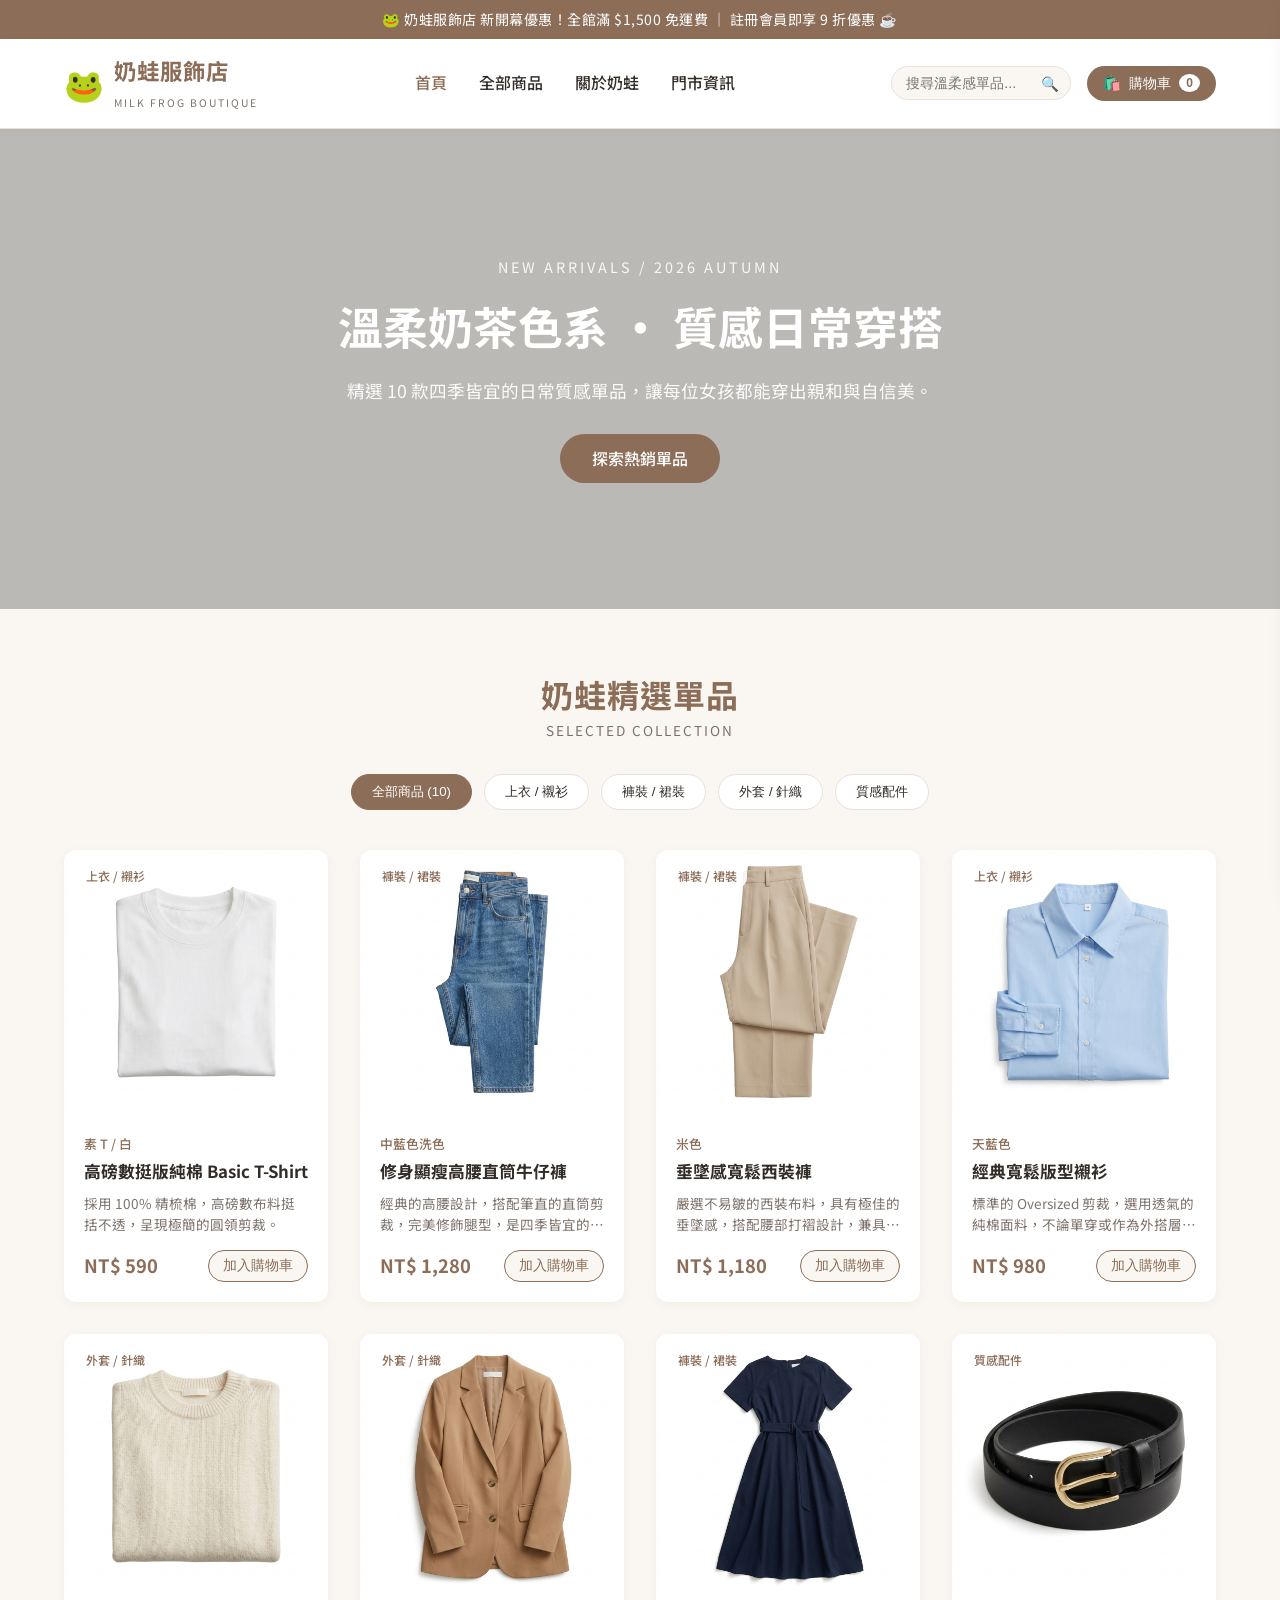
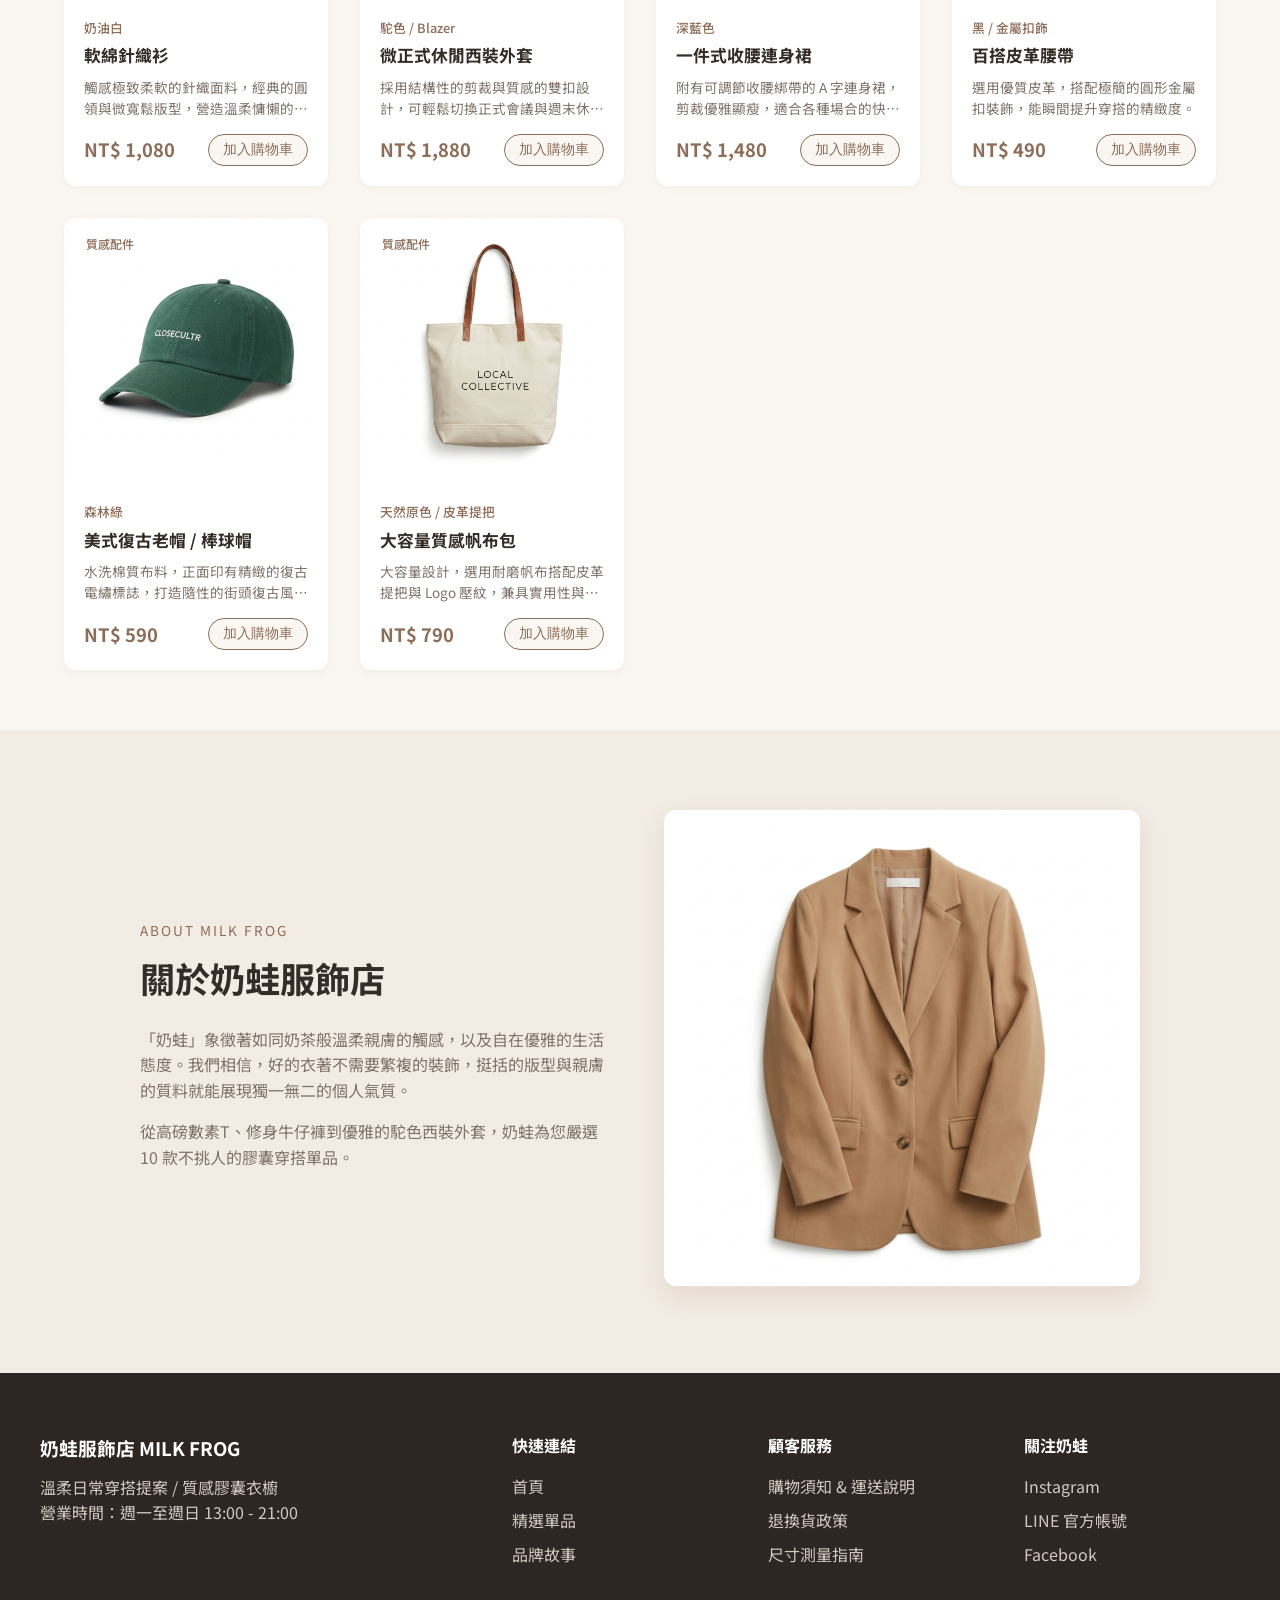
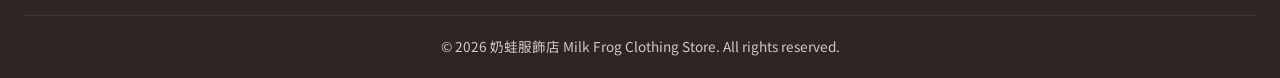
<file: bbcom/index.html>
<!DOCTYPE html>
<html lang="zh-TW">
<head>
  <meta charset="UTF-8">
  <meta name="viewport" content="width=device-width, initial-scale=1.0">
  <title>奶蛙服飾店 | Milk Frog Clothing Store</title>
  <link rel="preconnect" href="https://fonts.googleapis.com">
  <link rel="preconnect" href="https://fonts.gstatic.com" crossorigin>
  <link href="https://fonts.googleapis.com/css2?family=Noto+Sans+TC:wght@300;400;500;700&family=Playfair+Display:ital,wght@0,500;0,600;1,400&display=swap" rel="stylesheet">
  <link rel="stylesheet" href="styles.css">
</head>
<body>

  <!-- Top Announcement Bar -->
  <div class="announcement-bar">
    <p>🐸 奶蛙服飾店 新開幕優惠！全館滿 $1,500 免運費 ｜ 註冊會員即享 9 折優惠 ☕</p>
  </div>

  <!-- Header Navigation -->
  <header class="navbar">
    <div class="nav-container">
      <a href="#" class="brand-logo">
        <span class="logo-icon">🐸</span>
        <div class="logo-text">
          <span class="brand-name">奶蛙服飾店</span>
          <span class="brand-sub">MILK FROG BOUTIQUE</span>
        </div>
      </a>

      <nav class="nav-links">
        <a href="#hero" class="active">首頁</a>
        <a href="#products">全部商品</a>
        <a href="#about">關於奶蛙</a>
        <a href="#contact">門市資訊</a>
      </nav>

      <div class="nav-actions">
        <div class="search-box">
          <input type="text" id="searchInput" placeholder="搜尋溫柔感單品..." onkeyup="filterProducts()">
          <span class="search-icon">🔍</span>
        </div>
        <button class="cart-btn" onclick="toggleCart()">
          <span class="cart-icon">🛍️</span>
          <span class="cart-text">購物車</span>
          <span class="cart-badge" id="cartCount">0</span>
        </button>
      </div>
    </div>
  </header>

  <!-- Hero Banner -->
  <section id="hero" class="hero-section">
    <div class="hero-content">
      <span class="hero-subtitle">NEW ARRIVALS / 2026 AUTUMN</span>
      <h1>溫柔奶茶色系 · 質感日常穿搭</h1>
      <p>精選 10 款四季皆宜的日常質感單品，讓每位女孩都能穿出親和與自信美。</p>
      <a href="#products" class="btn-primary">探索熱銷單品</a>
    </div>
  </section>

  <!-- Main Product Section -->
  <main id="products" class="main-container">
    <div class="section-title">
      <h2>奶蛙精選單品</h2>
      <p>SELECTED COLLECTION</p>
    </div>

    <!-- Category Filters -->
    <div class="category-filter">
      <button class="filter-btn active" onclick="filterCategory('all')">全部商品 (10)</button>
      <button class="filter-btn" onclick="filterCategory('top')">上衣 / 襯衫</button>
      <button class="filter-btn" onclick="filterCategory('bottom')">褲裝 / 裙裝</button>
      <button class="filter-btn" onclick="filterCategory('outer')">外套 / 針織</button>
      <button class="filter-btn" onclick="filterCategory('acc')">質感配件</button>
    </div>

    <!-- Product Grid -->
    <div class="product-grid" id="productGrid">
      <!-- 產品會由 JavaScript 自動生成 -->
    </div>
  </main>

  <!-- About Section -->
  <section id="about" class="about-section">
    <div class="about-container">
      <div class="about-text">
        <span class="sub-heading">ABOUT MILK FROG</span>
        <h2>關於奶蛙服飾店</h2>
        <p>「奶蛙」象徵著如同奶茶般溫柔親膚的觸感，以及自在優雅的生活態度。我們相信，好的衣著不需要繁複的裝飾，挺括的版型與親膚的質料就能展現獨一無二的個人氣質。</p>
        <p>從高磅數素T、修身牛仔褲到優雅的駝色西裝外套，奶蛙為您嚴選 10 款不挑人的膠囊穿搭單品。</p>
      </div>
      <div class="about-image">
        <img src="images/06.jpg" onerror="this.src='https://images.unsplash.com/photo-1515886657613-9f3515b0c78f?w=800&q=80'" alt="奶蛙服飾店 形象圖">
      </div>
    </div>
  </section>

  <!-- Footer -->
  <footer id="contact" class="footer">
    <div class="footer-container">
      <div class="footer-col">
        <h3>奶蛙服飾店 MILK FROG</h3>
        <p>溫柔日常穿搭提案 / 質感膠囊衣櫥</p>
        <p>營業時間：週一至週日 13:00 - 21:00</p>
      </div>
      <div class="footer-col">
        <h4>快速連結</h4>
        <ul>
          <li><a href="#hero">首頁</a></li>
          <li><a href="#products">精選單品</a></li>
          <li><a href="#about">品牌故事</a></li>
        </ul>
      </div>
      <div class="footer-col">
        <h4>顧客服務</h4>
        <ul>
          <li><a href="#">購物須知 & 運送說明</a></li>
          <li><a href="#">退換貨政策</a></li>
          <li><a href="#">尺寸測量指南</a></li>
        </ul>
      </div>
      <div class="footer-col">
        <h4>關注奶蛙</h4>
        <div class="social-links">
          <a href="#">Instagram</a>
          <a href="#">LINE 官方帳號</a>
          <a href="#">Facebook</a>
        </div>
      </div>
    </div>
    <div class="footer-bottom">
      <p>&copy; 2026 奶蛙服飾店 Milk Frog Clothing Store. All rights reserved.</p>
    </div>
  </footer>

  <!-- Slide Cart Drawer -->
  <div class="cart-drawer" id="cartDrawer">
    <div class="cart-header">
      <h3>您的購物車 🛍️</h3>
      <button class="close-btn" onclick="toggleCart()">&times;</button>
    </div>
    <div class="cart-body" id="cartItems">
      <p class="empty-cart-msg">購物車目前是空的喔，快去選購喜歡的商品吧！</p>
    </div>
    <div class="cart-footer">
      <div class="cart-total">
        <span>小計：</span>
        <span id="cartTotalPrice" class="total-price">NT$ 0</span>
      </div>
      <button class="btn-checkout" onclick="checkout()">前往結帳</button>
    </div>
  </div>
  <div class="cart-overlay" id="cartOverlay" onclick="toggleCart()"></div>

  <!-- Product Modal -->
  <div class="modal" id="productModal">
    <div class="modal-content">
      <button class="modal-close" onclick="closeModal()">&times;</button>
      <div class="modal-body" id="modalBody">
        <!-- 彈窗內容由 JavaScript 動態生成 -->
      </div>
    </div>
  </div>

  <script>
    // 10 個產品數據（已更新圖片路徑至 images/ 資料夾）
    const products = [
      {
        id: 1,
        code: "01",
        image: "images/01.jpg",
        fallback: "https://images.unsplash.com/photo-1521572267360-ee0c2909d518?w=800&q=80",
        name: "高磅數挺版純棉 Basic T-Shirt",
        color: "素 T / 白",
        category: "top",
        categoryName: "上衣 / 襯衫",
        price: 590,
        desc: "採用 100% 精梳棉，高磅數布料挺括不透，呈現極簡的圓領剪裁。"
      },
      {
        id: 2,
        code: "02",
        image: "images/02.jpg",
        fallback: "https://images.unsplash.com/photo-1541099649105-f69ad21f3246?w=800&q=80",
        name: "修身顯瘦高腰直筒牛仔褲",
        color: "中藍色洗色",
        category: "bottom",
        categoryName: "褲裝 / 裙裝",
        price: 1280,
        desc: "經典的高腰設計，搭配筆直的直筒剪裁，完美修飾腿型，是四季皆宜的必備單品。"
      },
      {
        id: 3,
        code: "03",
        image: "images/03.jpg",
        fallback: "https://images.unsplash.com/photo-1594633312681-425c7b97ccd1?w=800&q=80",
        name: "垂墜感寬鬆西裝褲",
        color: "米色",
        category: "bottom",
        categoryName: "褲裝 / 裙裝",
        price: 1180,
        desc: "嚴選不易皺的西裝布料，具有極佳的垂墜感，搭配腰部打褶設計，兼具正式與休閒感。"
      },
      {
        id: 4,
        code: "04",
        image: "images/04.jpg",
        fallback: "https://images.unsplash.com/photo-1598033129183-c4f50c736f10?w=800&q=80",
        name: "經典寬鬆版型襯衫",
        color: "天藍色",
        category: "top",
        categoryName: "上衣 / 襯衫",
        price: 980,
        desc: "標準的 Oversized 剪裁，選用透氣的純棉面料，不論單穿或作為外搭層次都非常合適。"
      },
      {
        id: 5,
        code: "05",
        image: "images/05.jpg",
        fallback: "https://images.unsplash.com/photo-1576566588028-4147f3842f27?w=800&q=80",
        name: "軟綿針織衫",
        color: "奶油白",
        category: "outer",
        categoryName: "外套 / 針織",
        price: 1080,
        desc: "觸感極致柔軟的針織面料，經典的圓領與微寬鬆版型，營造溫柔慵懶的冬日氛圍。"
      },
      {
        id: 6,
        code: "06",
        image: "images/06.jpg",
        fallback: "https://images.unsplash.com/photo-1591047139829-d91aecb6caea?w=800&q=80",
        name: "微正式休閒西裝外套",
        color: "駝色 / Blazer",
        category: "outer",
        categoryName: "外套 / 針織",
        price: 1880,
        desc: "採用結構性的剪裁與質感的雙扣設計，可輕鬆切換正式會議與週末休閒造型。"
      },
      {
        id: 7,
        code: "07",
        image: "images/07.jpg",
        fallback: "https://images.unsplash.com/photo-1539109136881-3be0616acf4b?w=800&q=80",
        name: "一件式收腰連身裙",
        color: "深藍色",
        category: "bottom",
        categoryName: "褲裝 / 裙裝",
        price: 1480,
        desc: "附有可調節收腰綁帶的 A 字連身裙，剪裁優雅顯瘦，適合各種場合的快速穿搭。"
      },
      {
        id: 8,
        code: "08",
        image: "images/08.jpg",
        fallback: "https://images.unsplash.com/photo-1624222247344-550fb60583dc?w=800&q=80",
        name: "百搭皮革腰帶",
        color: "黑 / 金屬扣飾",
        category: "acc",
        categoryName: "質感配件",
        price: 490,
        desc: "選用優質皮革，搭配極簡的圓形金屬扣裝飾，能瞬間提升穿搭的精緻度。"
      },
      {
        id: 9,
        code: "09",
        image: "images/09.jpg",
        fallback: "https://images.unsplash.com/photo-1588850561407-ed78c282e89b?w=800&q=80",
        name: "美式復古老帽 / 棒球帽",
        color: "森林綠",
        category: "acc",
        categoryName: "質感配件",
        price: 590,
        desc: "水洗棉質布料，正面印有精緻的復古電繡標誌，打造隨性的街頭復古風格。"
      },
      {
        id: 10,
        code: "10",
        image: "images/10.jpg",
        fallback: "https://images.unsplash.com/photo-1544816155-12df9643f363?w=800&q=80",
        name: "大容量質感帆布包",
        color: "天然原色 / 皮革提把",
        category: "acc",
        categoryName: "質感配件",
        price: 790,
        desc: "大容量設計，選用耐磨帆布搭配皮革提把與 Logo 壓紋，兼具實用性與品牌質感。"
      }
    ];

    let cart = [];
    let currentCategory = 'all';

    // 初始化渲染
    document.addEventListener('DOMContentLoaded', () => {
      renderProducts(products);
    });

    // 渲染商品列表
    function renderProducts(items) {
      const grid = document.getElementById('productGrid');
      grid.innerHTML = '';

      if (items.length === 0) {
        grid.innerHTML = '<p style="grid-column: 1/-1; text-align: center; padding: 40px; color: #888;">沒有找到相關商品，嘗試搜尋其他關鍵字吧！</p>';
        return;
      }

      items.forEach(p => {
        const card = document.createElement('div');
        card.className = 'product-card';
        card.innerHTML = `
          <div class="product-img-wrapper" onclick="openModal(${p.id})">
            <span class="product-tag">${p.categoryName}</span>
            <img src="${p.image}" onerror="this.onerror=null; this.src='${p.fallback}';" alt="${p.name}">
          </div>
          <div class="product-info">
            <span class="product-color">${p.color}</span>
            <h3 class="product-title" onclick="openModal(${p.id})">${p.name}</h3>
            <p class="product-desc">${p.desc}</p>
            <div class="product-bottom">
              <span class="product-price">NT$ ${p.price.toLocaleString()}</span>
              <button class="add-cart-btn" onclick="addToCart(${p.id})">加入購物車</button>
            </div>
          </div>
        `;
        grid.appendChild(card);
      });
    }

    // 分類篩選
    function filterCategory(cat) {
      currentCategory = cat;
      document.querySelectorAll('.filter-btn').forEach(btn => btn.classList.remove('active'));
      event.target.classList.add('active');

      applyFilters();
    }

    // 搜尋與篩選邏輯
    function filterProducts() {
      applyFilters();
    }

    function applyFilters() {
      const query = document.getElementById('searchInput').value.toLowerCase().trim();
      let filtered = products;

      if (currentCategory !== 'all') {
        filtered = filtered.filter(p => p.category === currentCategory);
      }

      if (query !== '') {
        filtered = filtered.filter(p => 
          p.name.toLowerCase().includes(query) || 
          p.color.toLowerCase().includes(query) || 
          p.desc.toLowerCase().includes(query)
        );
      }

      renderProducts(filtered);
    }

    // 購物車功能
    function addToCart(productId) {
      const product = products.find(p => p.id === productId);
      const existing = cart.find(item => item.id === productId);

      if (existing) {
        existing.qty += 1;
      } else {
        cart.push({ ...product, qty: 1 });
      }

      updateCart();
      toggleCart(true); // 打開購物車
    }

    function updateCart() {
      const cartCount = document.getElementById('cartCount');
      const cartItems = document.getElementById('cartItems');
      const cartTotalPrice = document.getElementById('cartTotalPrice');

      const totalQty = cart.reduce((sum, item) => sum + item.qty, 0);
      const totalPrice = cart.reduce((sum, item) => sum + (item.price * item.qty), 0);

      cartCount.textContent = totalQty;
      cartTotalPrice.textContent = `NT$ ${totalPrice.toLocaleString()}`;

      if (cart.length === 0) {
        cartItems.innerHTML = '<p class="empty-cart-msg">購物車目前是空的喔，快去選購喜歡的商品吧！</p>';
        return;
      }

      cartItems.innerHTML = '';
      cart.forEach(item => {
        const cartItem = document.createElement('div');
        cartItem.className = 'cart-item';
        cartItem.innerHTML = `
          <img src="${item.image}" onerror="this.onerror=null; this.src='${item.fallback}';" alt="${item.name}">
          <div class="cart-item-details">
            <div class="cart-item-title">${item.name}</div>
            <div class="cart-item-color">${item.color}</div>
            <div class="cart-item-price">NT$ ${item.price.toLocaleString()}</div>
            <div class="cart-qty-control">
              <button onclick="changeQty(${item.id}, -1)">-</button>
              <span>${item.qty}</span>
              <button onclick="changeQty(${item.id}, 1)">+</button>
            </div>
          </div>
          <button class="remove-btn" onclick="removeFromCart(${item.id})">&times;</button>
        `;
        cartItems.appendChild(cartItem);
      });
    }

    function changeQty(id, delta) {
      const item = cart.find(i => i.id === id);
      if (!item) return;

      item.qty += delta;
      if (item.qty <= 0) {
        removeFromCart(id);
      } else {
        updateCart();
      }
    }

    function removeFromCart(id) {
      cart = cart.filter(i => i.id !== id);
      updateCart();
    }

    function toggleCart(forceOpen = false) {
      const drawer = document.getElementById('cartDrawer');
      const overlay = document.getElementById('cartOverlay');

      if (forceOpen) {
        drawer.classList.add('open');
        overlay.classList.add('open');
      } else {
        drawer.classList.toggle('open');
        overlay.classList.toggle('open');
      }
    }

    function checkout() {
      if (cart.length === 0) {
        alert('購物車還是空的喔！');
        return;
      }
      alert('感謝您在【奶蛙服飾店】購物！這是一個範例網頁，結帳功能已觸發。');
      cart = [];
      updateCart();
      toggleCart();
    }

    // Modal 彈窗
    function openModal(productId) {
      const p = products.find(item => item.id === productId);
      const modal = document.getElementById('productModal');
      const body = document.getElementById('modalBody');

      body.innerHTML = `
        <div class="modal-img">
          <img src="${p.image}" onerror="this.onerror=null; this.src='${p.fallback}';" alt="${p.name}">
        </div>
        <div class="modal-info">
          <span class="product-tag">${p.categoryName}</span>
          <h2>${p.name}</h2>
          <p class="modal-color">顏色/規格：${p.color}</p>
          <div class="modal-price">NT$ ${p.price.toLocaleString()}</div>
          <p class="modal-desc">${p.desc}</p>
          
          <div class="size-selector">
            <label>選擇尺寸：</label>
            <div class="size-options">
              <button class="size-btn">S</button>
              <button class="size-btn active">M</button>
              <button class="size-btn">L</button>
            </div>
          </div>

          <button class="btn-primary" style="width: 100%; margin-top: 20px;" onclick="addToCart(${p.id}); closeModal();">加入購物車</button>
        </div>
      `;

      modal.classList.add('open');
    }

    function closeModal() {
      document.getElementById('productModal').classList.remove('open');
    }
  </script>
</body>
</html>
</file>
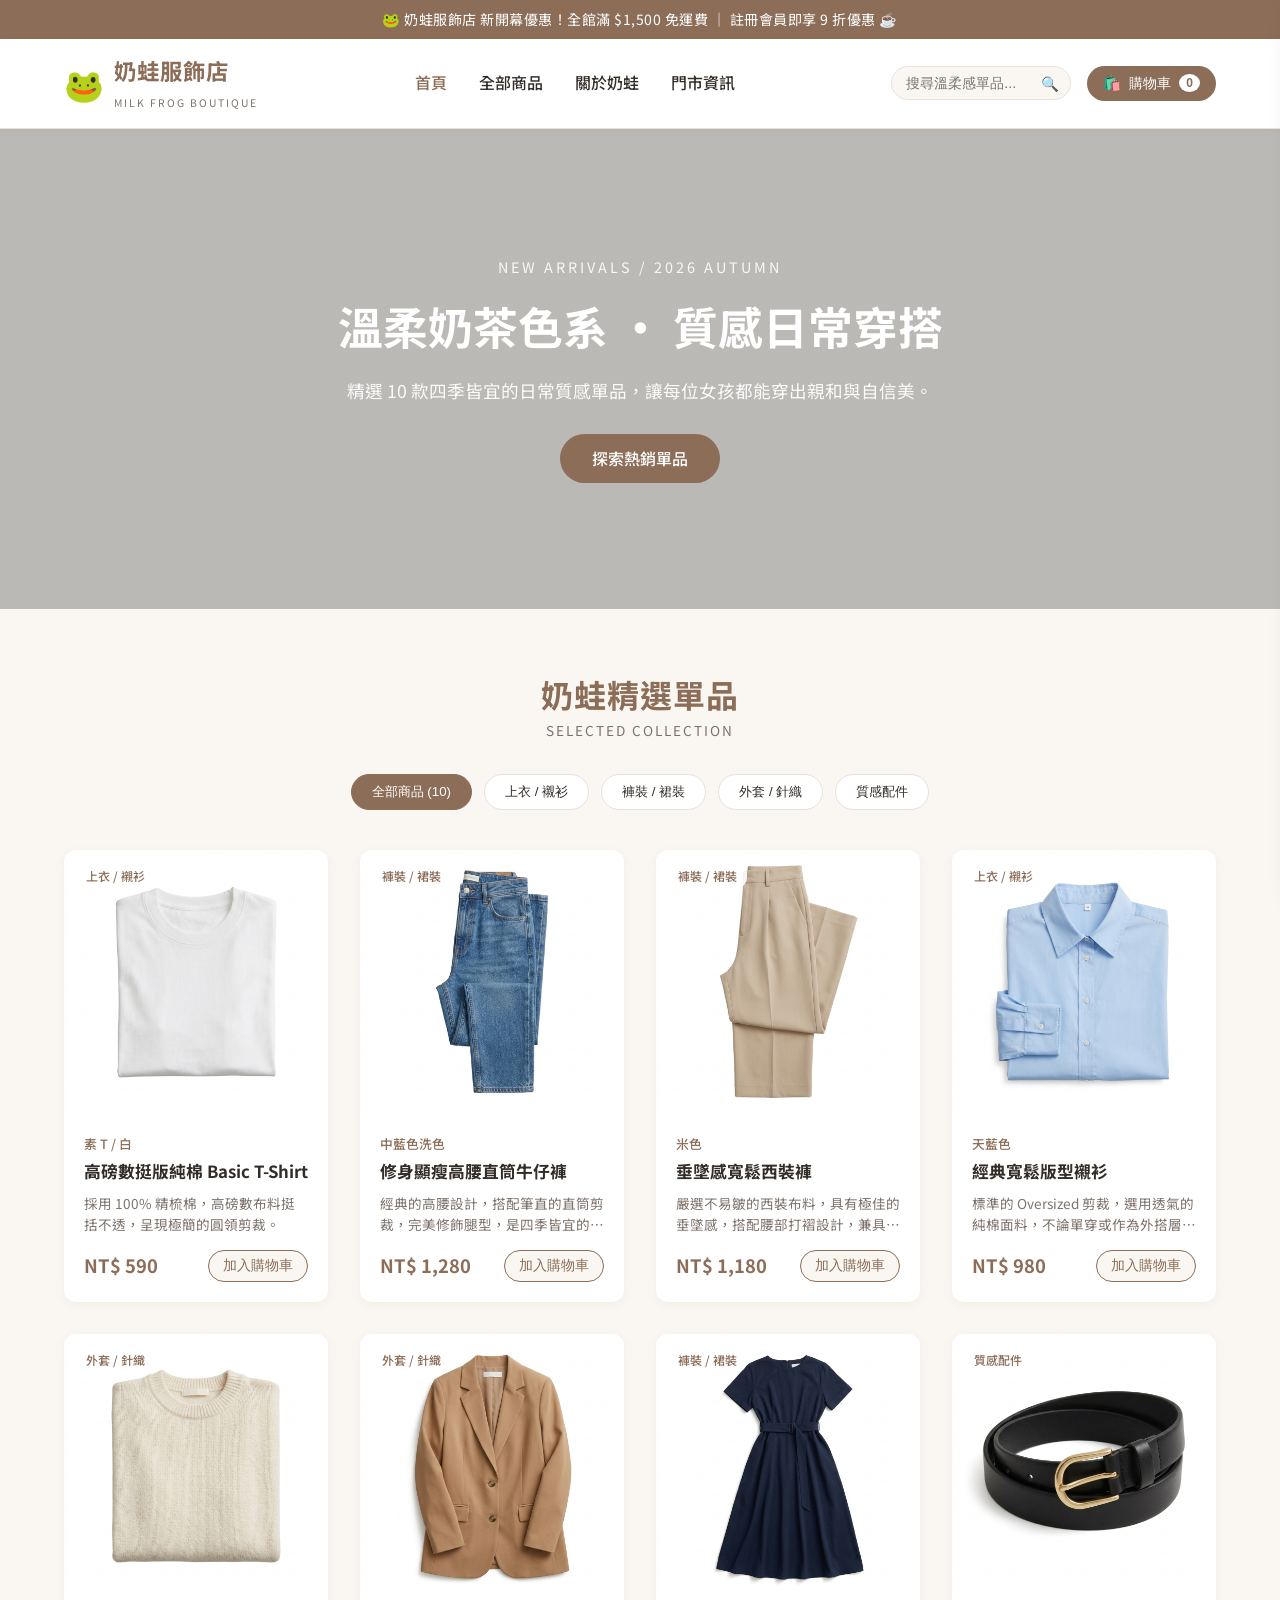
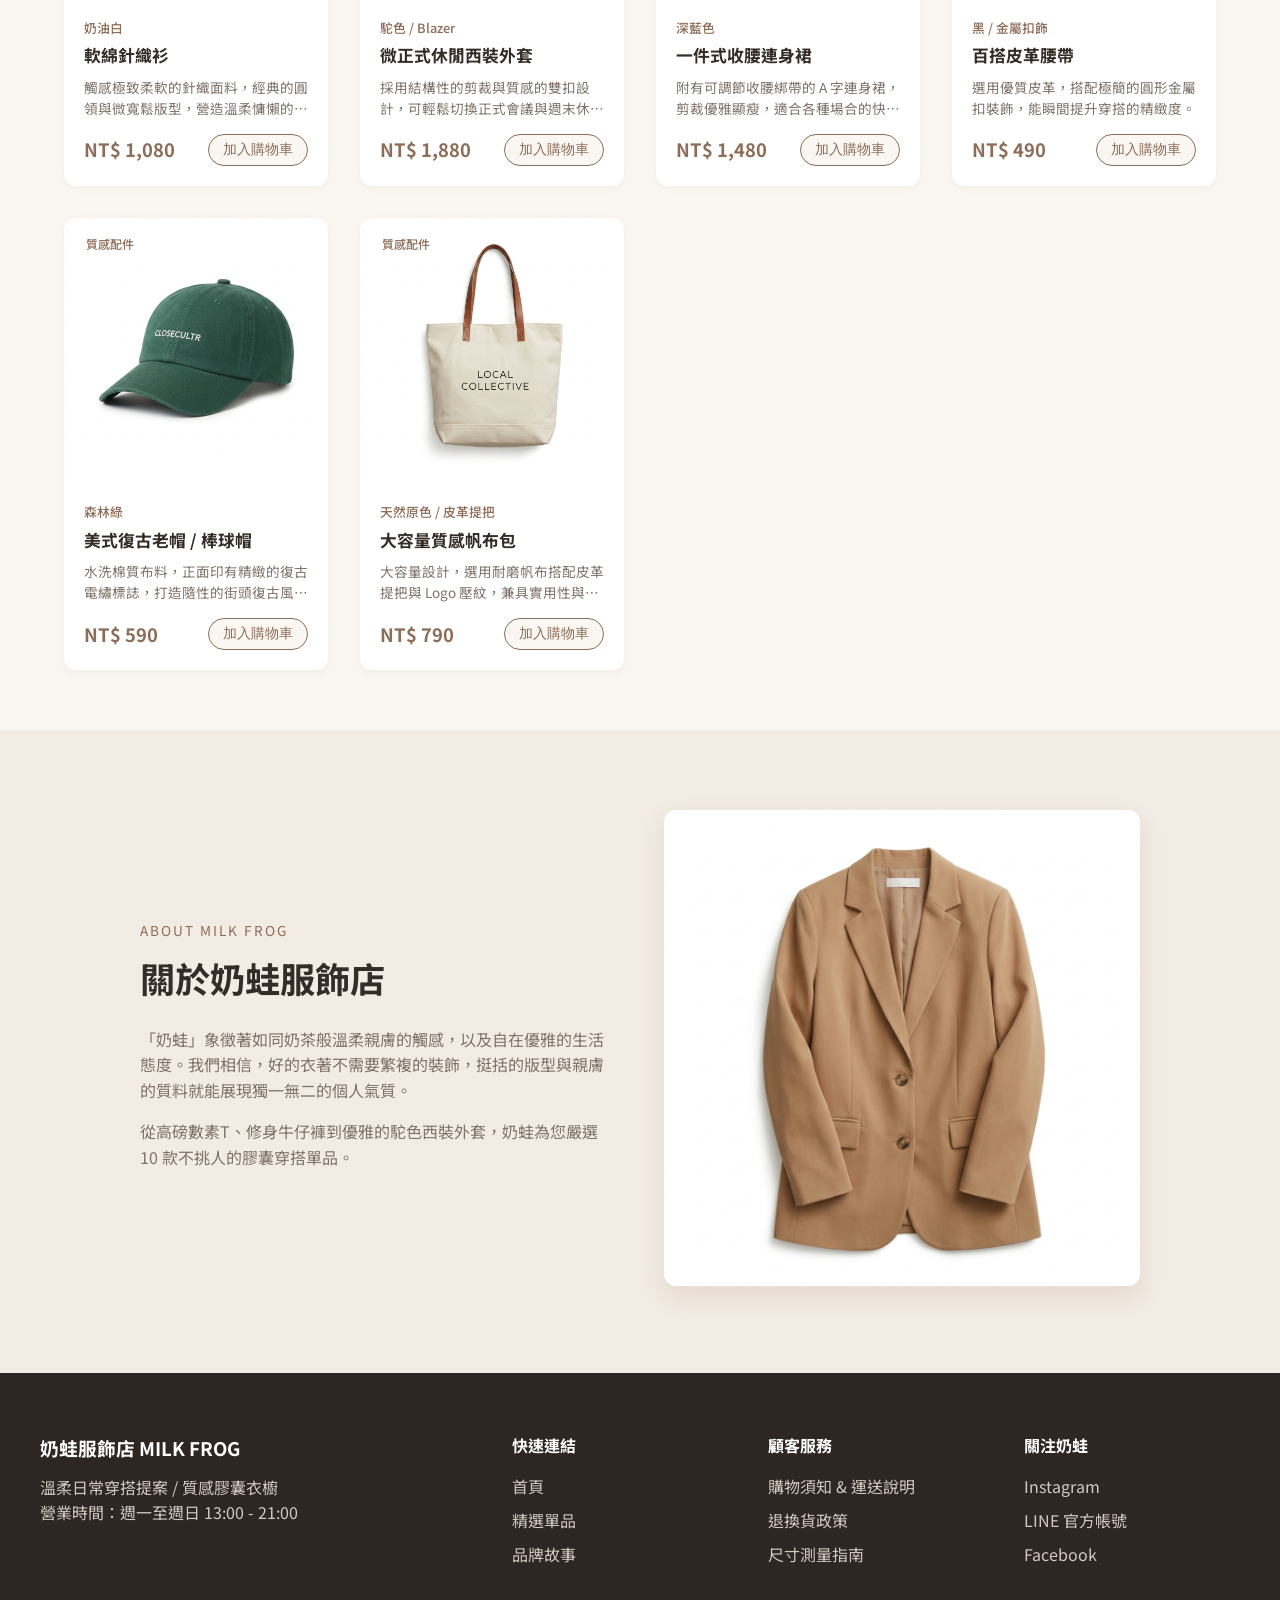
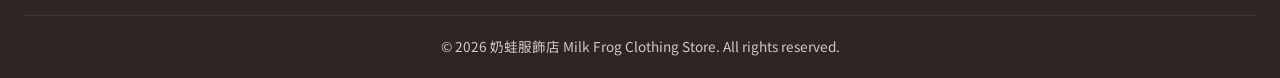
<file: Js/Js.html>
<!DOCTYPE html>
<html lang="zh-TW">
<head>
  <meta charset="UTF-8">
  <meta name="viewport" content="width=device-width, initial-scale=1.0">
  <title>奶蛙服飾店 | Milk Frog Clothing Store</title>
  <link rel="preconnect" href="https://fonts.googleapis.com">
  <link rel="preconnect" href="https://fonts.gstatic.com" crossorigin>
  <link href="https://fonts.googleapis.com/css2?family=Noto+Sans+TC:wght@300;400;500;700&family=Playfair+Display:ital,wght@0,500;0,600;1,400&display=swap" rel="stylesheet">
  <link rel="stylesheet" href="styles.css">
  
  <!-- 楓葉火山爆發特效專用樣式 -->
  <style>
    .maple-leaf {
      position: fixed;
      pointer-events: none;
      z-index: 9999;
      font-size: 24px;
      user-select: none;
      animation: mapleExplode 1.2s cubic-bezier(0.25, 1, 0.5, 1) forwards;
    }

    @keyframes mapleExplode {
      0% {
        transform: translate(0, 0) scale(0.5) rotate(0deg);
        opacity: 1;
      }
      50% {
        opacity: 1;
      }
      100% {
        transform: translate(var(--rand-x), var(--rand-y)) scale(1.4) rotate(var(--rand-rot));
        opacity: 0;
      }
    }
  </style>
</head>
<body>

  <!-- Top Announcement Bar -->
  <div class="announcement-bar">
    <p>🐸 奶蛙服飾店 新開幕優惠！全館滿 $1,500 免運費 ｜ 註冊會員即享 9 折優惠 ☕</p>
  </div>

  <!-- Header Navigation -->
  <header class="navbar">
    <div class="nav-container">
      <a href="#" class="brand-logo">
        <span class="logo-icon">🐸</span>
        <div class="logo-text">
          <span class="brand-name">奶蛙服飾店</span>
          <span class="brand-sub">MILK FROG BOUTIQUE</span>
        </div>
      </a>

      <nav class="nav-links">
        <a href="#hero" class="active">首頁</a>
        <a href="#products">全部商品</a>
        <a href="#about">關於奶蛙</a>
        <a href="#contact">門市資訊</a>
      </nav>

      <div class="nav-actions">
        <div class="search-box">
          <input type="text" id="searchInput" placeholder="搜尋溫柔感單品..." onkeyup="filterProducts()">
          <span class="search-icon">🔍</span>
        </div>
        <button class="cart-btn" onclick="toggleCart()">
          <span class="cart-icon">🛍️</span>
          <span class="cart-text">購物車</span>
          <span class="cart-badge" id="cartCount">0</span>
        </button>
      </div>
    </div>
  </header>

  <!-- Hero Banner -->
  <section id="hero" class="hero-section">
    <div class="hero-content">
      <span class="hero-subtitle">NEW ARRIVALS / 2026 AUTUMN</span>
      <h1>溫柔奶茶色系 · 質感日常穿搭</h1>
      <p>精選 10 款四季皆宜的日常質感單品，讓每位女孩都能穿出親和與自信美。</p>
      <a href="#products" class="btn-primary">探索熱銷單品</a>
    </div>
  </section>

  <!-- Main Product Section -->
  <main id="products" class="main-container">
    <div class="section-title">
      <h2>奶蛙精選單品</h2>
      <p>SELECTED COLLECTION</p>
    </div>

    <!-- Category Filters -->
    <div class="category-filter">
      <button class="filter-btn active" onclick="filterCategory('all')">全部商品 (10)</button>
      <button class="filter-btn" onclick="filterCategory('top')">上衣 / 襯衫</button>
      <button class="filter-btn" onclick="filterCategory('bottom')">褲裝 / 裙裝</button>
      <button class="filter-btn" onclick="filterCategory('outer')">外套 / 針織</button>
      <button class="filter-btn" onclick="filterCategory('acc')">質感配件</button>
    </div>

    <!-- Product Grid -->
    <div class="product-grid" id="productGrid">
      <!-- 產品會由 JavaScript 自動生成 -->
    </div>
  </main>

  <!-- About Section -->
  <section id="about" class="about-section">
    <div class="about-container">
      <div class="about-text">
        <span class="sub-heading">ABOUT MILK FROG</span>
        <h2>關於奶蛙服飾店</h2>
        <p>「奶蛙」象徵著如同奶茶般溫柔親膚的觸感，以及自在優雅的生活態度。我們相信，好的衣著不需要繁複的裝飾，挺括的版型與親膚的質料就能展現獨一無二的個人氣質。</p>
        <p>從高磅數素T、修身牛仔褲到優雅的駝色西裝外套，奶蛙為您嚴選 10 款不挑人的膠囊穿搭單品。</p>
      </div>
      <div class="about-image">
        <img src="images/06.jpg" onerror="this.src='https://images.unsplash.com/photo-1515886657613-9f3515b0c78f?w=800&q=80'" alt="奶蛙服飾店 形象圖">
      </div>
    </div>
  </section>

  <!-- Footer -->
  <footer id="contact" class="footer">
    <div class="footer-container">
      <div class="footer-col">
        <h3>奶蛙服飾店 MILK FROG</h3>
        <p>溫柔日常穿搭提案 / 質感膠囊衣櫥</p>
        <p>營業時間：週一至週日 13:00 - 21:00</p>
      </div>
      <div class="footer-col">
        <h4>快速連結</h4>
        <ul>
          <li><a href="#hero">首頁</a></li>
          <li><a href="#products">精選單品</a></li>
          <li><a href="#about">品牌故事</a></li>
        </ul>
      </div>
      <div class="footer-col">
        <h4>顧客服務</h4>
        <ul>
          <li><a href="#">購物須知 & 運送說明</a></li>
          <li><a href="#">退換貨政策</a></li>
          <li><a href="#">尺寸測量指南</a></li>
        </ul>
      </div>
      <div class="footer-col">
        <h4>關注奶蛙</h4>
        <div class="social-links">
          <a href="#">Instagram</a>
          <a href="#">LINE 官方帳號</a>
          <a href="#">Facebook</a>
        </div>
      </div>
    </div>
    <div class="footer-bottom">
      <p>&copy; 2026 奶蛙服飾店 Milk Frog Clothing Store. All rights reserved.</p>
    </div>
  </footer>

  <!-- Slide Cart Drawer -->
  <div class="cart-drawer" id="cartDrawer">
    <div class="cart-header">
      <h3>您的購物車 🛍️</h3>
      <button class="close-btn" onclick="toggleCart()">&times;</button>
    </div>
    <div class="cart-body" id="cartItems">
      <p class="empty-cart-msg">購物車目前是空的喔，快去選購喜歡的商品吧！</p>
    </div>
    <div class="cart-footer">
      <div class="cart-total">
        <span>小計：</span>
        <span id="cartTotalPrice" class="total-price">NT$ 0</span>
      </div>
      <button class="btn-checkout" onclick="checkout()">前往結帳</button>
    </div>
  </div>
  <div class="cart-overlay" id="cartOverlay" onclick="toggleCart()"></div>

  <!-- Product Modal -->
  <div class="modal" id="productModal">
    <div class="modal-content">
      <button class="modal-close" onclick="closeModal()">&times;</button>
      <div class="modal-body" id="modalBody">
        <!-- 彈窗內容由 JavaScript 動態生成 -->
      </div>
    </div>
  </div>

  <script>
    // 10 個產品數據
    const products = [
      {
        id: 1,
        code: "01",
        image: "images/01.jpg",
        fallback: "https://images.unsplash.com/photo-1521572267360-ee0c2909d518?w=800&q=80",
        name: "高磅數挺版純棉 Basic T-Shirt",
        color: "素 T / 白",
        category: "top",
        categoryName: "上衣 / 襯衫",
        price: 590,
        desc: "採用 100% 精梳棉，高磅數布料挺括不透，呈現極簡的圓領剪裁。"
      },
      {
        id: 2,
        code: "02",
        image: "images/02.jpg",
        fallback: "https://images.unsplash.com/photo-1541099649105-f69ad21f3246?w=800&q=80",
        name: "修身顯瘦高腰直筒牛仔褲",
        color: "中藍色洗色",
        category: "bottom",
        categoryName: "褲裝 / 裙裝",
        price: 1280,
        desc: "經典的高腰設計，搭配筆直的直筒剪裁，完美修飾腿型，是四季皆宜的必備單品。"
      },
      {
        id: 3,
        code: "03",
        image: "images/03.jpg",
        fallback: "https://images.unsplash.com/photo-1594633312681-425c7b97ccd1?w=800&q=80",
        name: "垂墜感寬鬆西裝褲",
        color: "米色",
        category: "bottom",
        categoryName: "褲裝 / 裙裝",
        price: 1180,
        desc: "嚴選不易皺的西裝布料，具有極佳的垂墜感，搭配腰部打褶設計，兼具正式與休閒感。"
      },
      {
        id: 4,
        code: "04",
        image: "images/04.jpg",
        fallback: "https://images.unsplash.com/photo-1598033129183-c4f50c736f10?w=800&q=80",
        name: "經典寬鬆版型襯衫",
        color: "天藍色",
        category: "top",
        categoryName: "上衣 / 襯衫",
        price: 980,
        desc: "標準的 Oversized 剪裁，選用透氣的純棉面料，不論單穿或作為外搭層次都非常合適。"
      },
      {
        id: 5,
        code: "05",
        image: "images/05.jpg",
        fallback: "https://images.unsplash.com/photo-1576566588028-4147f3842f27?w=800&q=80",
        name: "軟綿針織衫",
        color: "奶油白",
        category: "outer",
        categoryName: "外套 / 針織",
        price: 1080,
        desc: "觸感極致柔軟的針織面料，經典的圓領與微寬鬆版型，營造溫柔慵懶的冬日氛圍。"
      },
      {
        id: 6,
        code: "06",
        image: "images/06.jpg",
        fallback: "https://images.unsplash.com/photo-1591047139829-d91aecb6caea?w=800&q=80",
        name: "微正式休閒西裝外套",
        color: "駝色 / Blazer",
        category: "outer",
        categoryName: "外套 / 針織",
        price: 1880,
        desc: "採用結構性的剪裁與質感的雙扣設計，可輕鬆切換正式會議與週末休閒造型。"
      },
      {
        id: 7,
        code: "07",
        image: "images/07.jpg",
        fallback: "https://images.unsplash.com/photo-1539109136881-3be0616acf4b?w=800&q=80",
        name: "一件式收腰連身裙",
        color: "深藍色",
        category: "bottom",
        categoryName: "褲裝 / 裙裝",
        price: 1480,
        desc: "附有可調節收腰綁帶的 A 字連身裙，剪裁優雅顯瘦，適合各種場合的快速穿搭。"
      },
      {
        id: 8,
        code: "08",
        image: "images/08.jpg",
        fallback: "https://images.unsplash.com/photo-1624222247344-550fb60583dc?w=800&q=80",
        name: "百搭皮革腰帶",
        color: "黑 / 金屬扣飾",
        category: "acc",
        categoryName: "質感配件",
        price: 490,
        desc: "選用優質皮革，搭配極簡的圓形金屬扣裝飾，能瞬間提升穿搭的精緻度。"
      },
      {
        id: 9,
        code: "09",
        image: "images/09.jpg",
        fallback: "https://images.unsplash.com/photo-1588850561407-ed78c282e89b?w=800&q=80",
        name: "美式復古老帽 / 棒球帽",
        color: "森林綠",
        category: "acc",
        categoryName: "質感配件",
        price: 590,
        desc: "水洗棉質布料，正面印有精緻的復古電繡標誌，打造隨性的街頭復古風格。"
      },
      {
        id: 10,
        code: "10",
        image: "images/10.jpg",
        fallback: "https://images.unsplash.com/photo-1544816155-12df9643f363?w=800&q=80",
        name: "大容量質感帆布包",
        color: "天然原色 / 皮革提把",
        category: "acc",
        categoryName: "質感配件",
        price: 790,
        desc: "大容量設計，選用耐磨帆布搭配皮革提把與 Logo 壓紋，兼具實用性與品牌質感。"
      }
    ];

    let cart = [];
    let currentCategory = 'all';

    // 初始化渲染
    document.addEventListener('DOMContentLoaded', () => {
      renderProducts(products);
    });

    // 渲染商品列表
    function renderProducts(items) {
      const grid = document.getElementById('productGrid');
      grid.innerHTML = '';

      if (items.length === 0) {
        grid.innerHTML = '<p style="grid-column: 1/-1; text-align: center; padding: 40px; color: #888;">沒有找到相關商品，嘗試搜尋其他關鍵字吧！</p>';
        return;
      }

      items.forEach(p => {
        const card = document.createElement('div');
        card.className = 'product-card';
        card.innerHTML = `
          <div class="product-img-wrapper" onclick="openModal(${p.id})">
            <span class="product-tag">${p.categoryName}</span>
            <img src="${p.image}" onerror="this.onerror=null; this.src='${p.fallback}';" alt="${p.name}">
          </div>
          <div class="product-info">
            <span class="product-color">${p.color}</span>
            <h3 class="product-title" onclick="openModal(${p.id})">${p.name}</h3>
            <p class="product-desc">${p.desc}</p>
            <div class="product-bottom">
              <span class="product-price">NT$ ${p.price.toLocaleString()}</span>
              <button class="add-cart-btn" onclick="addToCart(event, ${p.id})">加入購物車</button>
            </div>
          </div>
        `;
        grid.appendChild(card);
      });
    }

    // 分類篩選
    function filterCategory(cat) {
      currentCategory = cat;
      document.querySelectorAll('.filter-btn').forEach(btn => btn.classList.remove('active'));
      event.target.classList.add('active');

      applyFilters();
    }

    // 搜尋與篩選邏輯
    function filterProducts() {
      applyFilters();
    }

    function applyFilters() {
      const query = document.getElementById('searchInput').value.toLowerCase().trim();
      let filtered = products;

      if (currentCategory !== 'all') {
        filtered = filtered.filter(p => p.category === currentCategory);
      }

      if (query !== '') {
        filtered = filtered.filter(p => 
          p.name.toLowerCase().includes(query) || 
          p.color.toLowerCase().includes(query) || 
          p.desc.toLowerCase().includes(query)
        );
      }

      renderProducts(filtered);
    }

    // 🚀 楓葉火山爆發特效核心函數
    function triggerMapleVolcano(event) {
      const rect = event.target.getBoundingClientRect();
      const startX = rect.left + rect.width / 2;
      const startY = rect.top + rect.height / 2;

      const mapleSymbols = ['🍁', '🍂', '🍃', '🔴', '✨'];
      const leafCount = 25; // 噴發的楓葉數量

      for (let i = 0; i < leafCount; i++) {
        const leaf = document.createElement('div');
        leaf.className = 'maple-leaf';
        leaf.textContent = mapleSymbols[Math.floor(Math.random() * mapleSymbols.length)];
        
        // 初始位置設定在按鈕中心
        leaf.style.left = `${startX}px`;
        leaf.style.top = `${startY}px`;

        // 隨機火山爆發角度與距離 (X軸範圍 -180px 到 180px，Y軸範圍 -220px 到 -60px 往上衝再落下)
        const angle = Math.random() * Math.PI; // 上半圓弧度
        const distance = 80 + Math.random() * 160;
        const randX = (Math.cos(angle) * distance * (Math.random() > 0.5 ? 1 : -1)) + 'px';
        const randY = (-120 - Math.random() * 180) + 'px'; // 向上噴飛
        const randRot = (Math.random() * 720 - 360) + 'deg';

        leaf.style.setProperty('--rand-x', randX);
        leaf.style.setProperty('--rand-y', randY);
        leaf.style.setProperty('--rand-rot', randRot);

        document.body.appendChild(leaf);

        // 動畫結束後自動刪除DOM元素
        setTimeout(() => {
          leaf.remove();
        }, 1200);
      }
    }

    // 購物車功能（已整合楓葉特效）
    function addToCart(event, productId) {
      // 觸發火山爆發特效
      triggerMapleVolcano(event);

      const product = products.find(p => p.id === productId);
      const existing = cart.find(item => item.id === productId);

      if (existing) {
        existing.qty += 1;
      } else {
        cart.push({ ...product, qty: 1 });
      }

      updateCart();
      setTimeout(() => toggleCart(true), 400); // 稍微延遲讓特效飛一下再打開購物車
    }

    function updateCart() {
      const cartCount = document.getElementById('cartCount');
      const cartItems = document.getElementById('cartItems');
      const cartTotalPrice = document.getElementById('cartTotalPrice');

      const totalQty = cart.reduce((sum, item) => sum + item.qty, 0);
      const totalPrice = cart.reduce((sum, item) => sum + (item.price * item.qty), 0);

      cartCount.textContent = totalQty;
      cartTotalPrice.textContent = `NT$ ${totalPrice.toLocaleString()}`;

      if (cart.length === 0) {
        cartItems.innerHTML = '<p class="empty-cart-msg">購物車目前是空的喔，快去選購喜歡的商品吧！</p>';
        return;
      }

      cartItems.innerHTML = '';
      cart.forEach(item => {
        const cartItem = document.createElement('div');
        cartItem.className = 'cart-item';
        cartItem.innerHTML = `
          <img src="${item.image}" onerror="this.onerror=null; this.src='${item.fallback}';" alt="${item.name}">
          <div class="cart-item-details">
            <div class="cart-item-title">${item.name}</div>
            <div class="cart-item-color">${item.color}</div>
            <div class="cart-item-price">NT$ ${item.price.toLocaleString()}</div>
            <div class="cart-qty-control">
              <button onclick="changeQty(${item.id}, -1)">-</button>
              <span>${item.qty}</span>
              <button onclick="changeQty(${item.id}, 1)">+</button>
            </div>
          </div>
          <button class="remove-btn" onclick="removeFromCart(${item.id})">&times;</button>
        `;
        cartItems.appendChild(cartItem);
      });
    }

    function changeQty(id, delta) {
      const item = cart.find(i => i.id === id);
      if (!item) return;

      item.qty += delta;
      if (item.qty <= 0) {
        removeFromCart(id);
      } else {
        updateCart();
      }
    }

    function removeFromCart(id) {
      cart = cart.filter(i => i.id !== id);
      updateCart();
    }

    function toggleCart(forceOpen = false) {
      const drawer = document.getElementById('cartDrawer');
      const overlay = document.getElementById('cartOverlay');

      if (forceOpen) {
        drawer.classList.add('open');
        overlay.classList.add('open');
      } else {
        drawer.classList.toggle('open');
        overlay.classList.toggle('open');
      }
    }

    function checkout() {
      if (cart.length === 0) {
        alert('購物車還是空的喔！');
        return;
      }
      alert('感謝您在【奶蛙服飾店】購物！這是一個範例網頁，結帳功能已觸發。');
      cart = [];
      updateCart();
      toggleCart();
    }

    // Modal 彈窗
    function openModal(productId) {
      const p = products.find(item => item.id === productId);
      const modal = document.getElementById('productModal');
      const body = document.getElementById('modalBody');

      body.innerHTML = `
        <div class="modal-img">
          <img src="${p.image}" onerror="this.onerror=null; this.src='${p.fallback}';" alt="${p.name}">
        </div>
        <div class="modal-info">
          <span class="product-tag">${p.categoryName}</span>
          <h2>${p.name}</h2>
          <p class="modal-color">顏色/規格：${p.color}</p>
          <div class="modal-price">NT$ ${p.price.toLocaleString()}</div>
          <p class="modal-desc">${p.desc}</p>
          
          <div class="size-selector">
            <label>選擇尺寸：</label>
            <div class="size-options">
              <button class="size-btn">S</button>
              <button class="size-btn active">M</button>
              <button class="size-btn">L</button>
            </div>
          </div>

          <button class="btn-primary" style="width: 100%; margin-top: 20px;" onclick="addToCart(event, ${p.id}); closeModal();">加入購物車</button>
        </div>
      `;

      modal.classList.add('open');
    }

    function closeModal() {
      document.getElementById('productModal').classList.remove('open');
    }
  </script>
</body>
</html>
</file>
<file: bbcom/styles.css>
/* --- Global Styles & Variables --- */
:root {
  --primary-color: #8C6D58;     /* 溫柔奶茶駝色 */
  --primary-hover: #735745;
  --accent-color: #CBB29D;      /* 淺奶油咖 */
  --bg-color: #FAF7F2;          /* 柔暖米白色背景 */
  --card-bg: #FFFFFF;
  --text-main: #332C27;         /* 深暖灰文字 */
  --text-muted: #7E736A;
  --border-color: #E8E2D9;
  --shadow-sm: 0 2px 8px rgba(140, 109, 88, 0.08);
  --shadow-lg: 0 10px 25px rgba(140, 109, 88, 0.15);
  --font-main: 'Noto Sans TC', sans-serif;
  --font-heading: 'Playfair Display', serif;
}

* {
  box-sizing: border-box;
  margin: 0;
  padding: 0;
}

body {
  font-family: var(--font-main);
  background-color: var(--bg-color);
  color: var(--text-main);
  line-height: 1.6;
}

a {
  text-decoration: none;
  color: inherit;
}

/* --- Announcement Bar --- */
.announcement-bar {
  background-color: var(--primary-color);
  color: #FFF;
  text-align: center;
  padding: 8px 16px;
  font-size: 0.88rem;
  letter-spacing: 0.5px;
}

/* --- Navbar --- */
.navbar {
  background-color: rgba(255, 255, 255, 0.95);
  backdrop-filter: blur(8px);
  position: sticky;
  top: 0;
  z-index: 100;
  border-bottom: 1px solid var(--border-color);
  box-shadow: var(--shadow-sm);
}

.nav-container {
  max-width: 1200px;
  margin: 0 auto;
  display: flex;
  align-items: center;
  justify-content: space-between;
  padding: 14px 24px;
}

.brand-logo {
  display: flex;
  align-items: center;
  gap: 10px;
}

.logo-icon {
  font-size: 2rem;
}

.brand-name {
  font-size: 1.4rem;
  font-weight: 700;
  letter-spacing: 1px;
  color: var(--primary-color);
  display: block;
}

.brand-sub {
  font-size: 0.65rem;
  letter-spacing: 2px;
  color: var(--text-muted);
}

.nav-links {
  display: flex;
  gap: 32px;
}

.nav-links a {
  font-weight: 500;
  color: var(--text-main);
  transition: color 0.2s;
}

.nav-links a:hover, .nav-links a.active {
  color: var(--primary-color);
}

.nav-actions {
  display: flex;
  align-items: center;
  gap: 16px;
}

.search-box {
  position: relative;
}

.search-box input {
  padding: 8px 36px 8px 14px;
  border: 1px solid var(--border-color);
  border-radius: 20px;
  background-color: var(--bg-color);
  font-size: 0.88rem;
  outline: none;
  width: 180px;
  transition: width 0.3s;
}

.search-box input:focus {
  width: 230px;
  border-color: var(--primary-color);
}

.search-icon {
  position: absolute;
  right: 12px;
  top: 50%;
  transform: translateY(-50%);
  font-size: 0.9rem;
  color: var(--text-muted);
}

.cart-btn {
  background-color: var(--primary-color);
  color: #FFF;
  border: none;
  padding: 8px 16px;
  border-radius: 20px;
  cursor: pointer;
  display: flex;
  align-items: center;
  gap: 8px;
  font-size: 0.9rem;
  transition: background-color 0.2s;
}

.cart-btn:hover {
  background-color: var(--primary-hover);
}

.cart-badge {
  background-color: #FFF;
  color: var(--primary-color);
  font-weight: 700;
  border-radius: 50%;
  padding: 2px 7px;
  font-size: 0.75rem;
}

/* --- Hero Banner --- */
.hero-section {
  background: linear-gradient(rgba(0,0,0,0.25), rgba(0,0,0,0.25)), url('https://images.unsplash.com/photo-1490481651871-ab68de25d43d?w=1600&q=80') center/cover no-repeat;
  height: 480px;
  display: flex;
  align-items: center;
  justify-content: center;
  text-align: center;
  color: #FFF;
  padding: 0 20px;
}

.hero-content {
  max-width: 650px;
}

.hero-subtitle {
  letter-spacing: 3px;
  font-size: 0.9rem;
  opacity: 0.9;
  display: block;
  margin-bottom: 12px;
}

.hero-section h1 {
  font-size: 2.8rem;
  margin-bottom: 16px;
  font-weight: 700;
}

.hero-section p {
  font-size: 1.1rem;
  margin-bottom: 28px;
  opacity: 0.95;
}

.btn-primary {
  background-color: var(--primary-color);
  color: #FFF;
  padding: 12px 32px;
  border-radius: 25px;
  font-weight: 500;
  display: inline-block;
  transition: all 0.2s;
  border: none;
  cursor: pointer;
}

.btn-primary:hover {
  background-color: var(--primary-hover);
  transform: translateY(-2px);
}

/* --- Main Section & Product Grid --- */
.main-container {
  max-width: 1200px;
  margin: 60px auto;
  padding: 0 24px;
}

.section-title {
  text-align: center;
  margin-bottom: 32px;
}

.section-title h2 {
  font-size: 2rem;
  color: var(--primary-color);
  letter-spacing: 1px;
}

.section-title p {
  color: var(--text-muted);
  font-size: 0.85rem;
  letter-spacing: 2px;
}

.category-filter {
  display: flex;
  justify-content: center;
  gap: 12px;
  margin-bottom: 40px;
  flex-wrap: wrap;
}

.filter-btn {
  background-color: var(--card-bg);
  border: 1px solid var(--border-color);
  padding: 8px 20px;
  border-radius: 20px;
  color: var(--text-main);
  cursor: pointer;
  transition: all 0.2s;
}

.filter-btn:hover, .filter-btn.active {
  background-color: var(--primary-color);
  color: #FFF;
  border-color: var(--primary-color);
}

.product-grid {
  display: grid;
  grid-template-columns: repeat(auto-fill, minmax(260px, 1fr));
  gap: 32px;
}

.product-card {
  background-color: var(--card-bg);
  border-radius: 12px;
  overflow: hidden;
  box-shadow: var(--shadow-sm);
  transition: transform 0.3s, box-shadow 0.3s;
  display: flex;
  flex-direction: column;
}

.product-card:hover {
  transform: translateY(-6px);
  box-shadow: var(--shadow-lg);
}

.product-img-wrapper {
  position: relative;
  aspect-ratio: 1;
  overflow: hidden;
  background-color: #F4EFEA;
  cursor: pointer;
}

.product-img-wrapper img {
  width: 100%;
  height: 100%;
  object-fit: cover;
  transition: transform 0.4s;
}

.product-card:hover .product-img-wrapper img {
  transform: scale(1.05);
}

.product-tag {
  position: absolute;
  top: 12px;
  left: 12px;
  background-color: rgba(255, 255, 255, 0.9);
  color: var(--primary-color);
  padding: 4px 10px;
  font-size: 0.75rem;
  border-radius: 12px;
  font-weight: 500;
}

.product-info {
  padding: 20px;
  display: flex;
  flex-direction: column;
  flex-grow: 1;
}

.product-color {
  font-size: 0.8rem;
  color: var(--primary-color);
  font-weight: 500;
  margin-bottom: 4px;
}

.product-title {
  font-size: 1.05rem;
  font-weight: 700;
  margin-bottom: 8px;
  cursor: pointer;
}

.product-desc {
  font-size: 0.85rem;
  color: var(--text-muted);
  margin-bottom: 16px;
  line-height: 1.5;
  display: -webkit-box;
  -webkit-line-clamp: 2;
  -webkit-box-orient: vertical;
  overflow: hidden;
}

.product-bottom {
  margin-top: auto;
  display: flex;
  align-items: center;
  justify-content: space-between;
}

.product-price {
  font-size: 1.15rem;
  font-weight: 700;
  color: var(--primary-color);
}

.add-cart-btn {
  background-color: var(--bg-color);
  border: 1px solid var(--primary-color);
  color: var(--primary-color);
  padding: 6px 14px;
  border-radius: 16px;
  cursor: pointer;
  font-size: 0.85rem;
  font-weight: 500;
  transition: all 0.2s;
}

.add-cart-btn:hover {
  background-color: var(--primary-color);
  color: #FFF;
}

/* --- About Section --- */
.about-section {
  background-color: #F3ECE4;
  padding: 80px 24px;
}

.about-container {
  max-width: 1000px;
  margin: 0 auto;
  display: grid;
  grid-template-columns: 1fr 1fr;
  gap: 48px;
  align-items: center;
}

.sub-heading {
  color: var(--primary-color);
  letter-spacing: 2px;
  font-size: 0.85rem;
}

.about-text h2 {
  font-size: 2.2rem;
  margin: 8px 0 20px;
}

.about-text p {
  color: var(--text-muted);
  margin-bottom: 16px;
}

.about-image img {
  width: 100%;
  border-radius: 12px;
  box-shadow: var(--shadow-lg);
}

/* --- Footer --- */
.footer {
  background-color: #2D2622;
  color: #D3C9C1;
  padding: 60px 24px 20px;
}

.footer-container {
  max-width: 1200px;
  margin: 0 auto;
  display: grid;
  grid-template-columns: 2fr 1fr 1fr 1fr;
  gap: 40px;
  margin-bottom: 40px;
}

.footer-col h3 {
  color: #FFF;
  margin-bottom: 12px;
}

.footer-col h4 {
  color: #FFF;
  margin-bottom: 16px;
}

.footer-col ul {
  list-style: none;
}

.footer-col li {
  margin-bottom: 8px;
}

.footer-col a:hover {
  color: #FFF;
}

.social-links {
  display: flex;
  flex-direction: column;
  gap: 8px;
}

.footer-bottom {
  text-align: center;
  border-top: 1px solid #423832;
  padding-top: 20px;
  font-size: 0.85rem;
}

/* --- Slide Cart Drawer --- */
.cart-drawer {
  position: fixed;
  top: 0;
  right: -400px;
  width: 380px;
  height: 100%;
  background-color: #FFF;
  box-shadow: -5px 0 25px rgba(0,0,0,0.15);
  z-index: 1001;
  transition: right 0.3s ease;
  display: flex;
  flex-direction: column;
}

.cart-drawer.open {
  right: 0;
}

.cart-overlay {
  position: fixed;
  top: 0;
  left: 0;
  width: 100%;
  height: 100%;
  background-color: rgba(0,0,0,0.4);
  z-index: 1000;
  display: none;
}

.cart-overlay.open {
  display: block;
}

.cart-header {
  padding: 20px;
  border-bottom: 1px solid var(--border-color);
  display: flex;
  justify-content: space-between;
  align-items: center;
}

.close-btn {
  background: none;
  border: none;
  font-size: 1.5rem;
  cursor: pointer;
  color: var(--text-muted);
}

.cart-body {
  padding: 20px;
  flex-grow: 1;
  overflow-y: auto;
}

.empty-cart-msg {
  text-align: center;
  color: var(--text-muted);
  margin-top: 40px;
}

.cart-item {
  display: flex;
  gap: 12px;
  margin-bottom: 16px;
  padding-bottom: 16px;
  border-bottom: 1px solid var(--border-color);
  position: relative;
}

.cart-item img {
  width: 70px;
  height: 70px;
  object-fit: cover;
  border-radius: 6px;
}

.cart-item-details {
  flex-grow: 1;
}

.cart-item-title {
  font-weight: 700;
  font-size: 0.9rem;
}

.cart-item-color {
  font-size: 0.75rem;
  color: var(--text-muted);
}

.cart-item-price {
  color: var(--primary-color);
  font-weight: 700;
  margin-top: 4px;
}

.cart-qty-control {
  display: flex;
  align-items: center;
  gap: 8px;
  margin-top: 6px;
}

.cart-qty-control button {
  width: 22px;
  height: 22px;
  border: 1px solid var(--border-color);
  background-color: var(--bg-color);
  border-radius: 4px;
  cursor: pointer;
}

.remove-btn {
  position: absolute;
  top: 0;
  right: 0;
  background: none;
  border: none;
  color: #888;
  cursor: pointer;
  font-size: 1.2rem;
}

.cart-footer {
  padding: 20px;
  border-top: 1px solid var(--border-color);
}

.cart-total {
  display: flex;
  justify-content: space-between;
  font-size: 1.1rem;
  font-weight: 700;
  margin-bottom: 16px;
}

.total-price {
  color: var(--primary-color);
}

.btn-checkout {
  width: 100%;
  background-color: var(--primary-color);
  color: #FFF;
  border: none;
  padding: 12px;
  border-radius: 20px;
  font-size: 1rem;
  font-weight: 700;
  cursor: pointer;
}

.btn-checkout:hover {
  background-color: var(--primary-hover);
}

/* --- Modal --- */
.modal {
  position: fixed;
  top: 0;
  left: 0;
  width: 100%;
  height: 100%;
  background-color: rgba(0,0,0,0.5);
  display: none;
  align-items: center;
  justify-content: center;
  z-index: 1002;
}

.modal.open {
  display: flex;
}

.modal-content {
  background-color: #FFF;
  width: 90%;
  max-width: 800px;
  border-radius: 12px;
  position: relative;
  overflow: hidden;
}

.modal-close {
  position: absolute;
  top: 16px;
  right: 20px;
  font-size: 1.8rem;
  background: none;
  border: none;
  cursor: pointer;
  z-index: 10;
}

.modal-body {
  display: grid;
  grid-template-columns: 1fr 1fr;
}

.modal-img img {
  width: 100%;
  height: 100%;
  object-fit: cover;
}

.modal-info {
  padding: 36px;
}

.modal-color {
  color: var(--text-muted);
  margin: 6px 0 12px;
}

.modal-price {
  font-size: 1.5rem;
  color: var(--primary-color);
  font-weight: 700;
  margin-bottom: 16px;
}

.modal-desc {
  color: var(--text-muted);
  margin-bottom: 24px;
}

.size-selector {
  margin-bottom: 16px;
}

.size-options {
  display: flex;
  gap: 10px;
  margin-top: 8px;
}

.size-btn {
  padding: 6px 16px;
  border: 1px solid var(--border-color);
  background: none;
  border-radius: 4px;
  cursor: pointer;
}

.size-btn.active {
  border-color: var(--primary-color);
  color: var(--primary-color);
  font-weight: 700;
}

/* --- Responsive Layout --- */
@media (max-width: 768px) {
  .nav-container {
    flex-direction: column;
    gap: 12px;
  }
  .nav-links {
    gap: 16px;
  }
  .hero-section h1 {
    font-size: 2rem;
  }
  .about-container {
    grid-template-columns: 1fr;
  }
  .footer-container {
    grid-template-columns: 1fr 1fr;
  }
  .modal-body {
    grid-template-columns: 1fr;
  }
  .cart-drawer {
    width: 100%;
    right: -100%;
  }
}
</file>
<file: Js/styles.css>
/* --- Global Styles & Variables --- */
:root {
  --primary-color: #8C6D58;     /* 溫柔奶茶駝色 */
  --primary-hover: #735745;
  --accent-color: #CBB29D;      /* 淺奶油咖 */
  --bg-color: #FAF7F2;          /* 柔暖米白色背景 */
  --card-bg: #FFFFFF;
  --text-main: #332C27;         /* 深暖灰文字 */
  --text-muted: #7E736A;
  --border-color: #E8E2D9;
  --shadow-sm: 0 2px 8px rgba(140, 109, 88, 0.08);
  --shadow-lg: 0 10px 25px rgba(140, 109, 88, 0.15);
  --font-main: 'Noto Sans TC', sans-serif;
  --font-heading: 'Playfair Display', serif;
}

* {
  box-sizing: border-box;
  margin: 0;
  padding: 0;
}

body {
  font-family: var(--font-main);
  background-color: var(--bg-color);
  color: var(--text-main);
  line-height: 1.6;
}

a {
  text-decoration: none;
  color: inherit;
}

/* --- Announcement Bar --- */
.announcement-bar {
  background-color: var(--primary-color);
  color: #FFF;
  text-align: center;
  padding: 8px 16px;
  font-size: 0.88rem;
  letter-spacing: 0.5px;
}

/* --- Navbar --- */
.navbar {
  background-color: rgba(255, 255, 255, 0.95);
  backdrop-filter: blur(8px);
  position: sticky;
  top: 0;
  z-index: 100;
  border-bottom: 1px solid var(--border-color);
  box-shadow: var(--shadow-sm);
}

.nav-container {
  max-width: 1200px;
  margin: 0 auto;
  display: flex;
  align-items: center;
  justify-content: space-between;
  padding: 14px 24px;
}

.brand-logo {
  display: flex;
  align-items: center;
  gap: 10px;
}

.logo-icon {
  font-size: 2rem;
}

.brand-name {
  font-size: 1.4rem;
  font-weight: 700;
  letter-spacing: 1px;
  color: var(--primary-color);
  display: block;
}

.brand-sub {
  font-size: 0.65rem;
  letter-spacing: 2px;
  color: var(--text-muted);
}

.nav-links {
  display: flex;
  gap: 32px;
}

.nav-links a {
  font-weight: 500;
  color: var(--text-main);
  transition: color 0.2s;
}

.nav-links a:hover, .nav-links a.active {
  color: var(--primary-color);
}

.nav-actions {
  display: flex;
  align-items: center;
  gap: 16px;
}

.search-box {
  position: relative;
}

.search-box input {
  padding: 8px 36px 8px 14px;
  border: 1px solid var(--border-color);
  border-radius: 20px;
  background-color: var(--bg-color);
  font-size: 0.88rem;
  outline: none;
  width: 180px;
  transition: width 0.3s;
}

.search-box input:focus {
  width: 230px;
  border-color: var(--primary-color);
}

.search-icon {
  position: absolute;
  right: 12px;
  top: 50%;
  transform: translateY(-50%);
  font-size: 0.9rem;
  color: var(--text-muted);
}

.cart-btn {
  background-color: var(--primary-color);
  color: #FFF;
  border: none;
  padding: 8px 16px;
  border-radius: 20px;
  cursor: pointer;
  display: flex;
  align-items: center;
  gap: 8px;
  font-size: 0.9rem;
  transition: background-color 0.2s;
}

.cart-btn:hover {
  background-color: var(--primary-hover);
}

.cart-badge {
  background-color: #FFF;
  color: var(--primary-color);
  font-weight: 700;
  border-radius: 50%;
  padding: 2px 7px;
  font-size: 0.75rem;
}

/* --- Hero Banner --- */
.hero-section {
  background: linear-gradient(rgba(0,0,0,0.25), rgba(0,0,0,0.25)), url('https://images.unsplash.com/photo-1490481651871-ab68de25d43d?w=1600&q=80') center/cover no-repeat;
  height: 480px;
  display: flex;
  align-items: center;
  justify-content: center;
  text-align: center;
  color: #FFF;
  padding: 0 20px;
}

.hero-content {
  max-width: 650px;
}

.hero-subtitle {
  letter-spacing: 3px;
  font-size: 0.9rem;
  opacity: 0.9;
  display: block;
  margin-bottom: 12px;
}

.hero-section h1 {
  font-size: 2.8rem;
  margin-bottom: 16px;
  font-weight: 700;
}

.hero-section p {
  font-size: 1.1rem;
  margin-bottom: 28px;
  opacity: 0.95;
}

.btn-primary {
  background-color: var(--primary-color);
  color: #FFF;
  padding: 12px 32px;
  border-radius: 25px;
  font-weight: 500;
  display: inline-block;
  transition: all 0.2s;
  border: none;
  cursor: pointer;
}

.btn-primary:hover {
  background-color: var(--primary-hover);
  transform: translateY(-2px);
}

/* --- Main Section & Product Grid --- */
.main-container {
  max-width: 1200px;
  margin: 60px auto;
  padding: 0 24px;
}

.section-title {
  text-align: center;
  margin-bottom: 32px;
}

.section-title h2 {
  font-size: 2rem;
  color: var(--primary-color);
  letter-spacing: 1px;
}

.section-title p {
  color: var(--text-muted);
  font-size: 0.85rem;
  letter-spacing: 2px;
}

.category-filter {
  display: flex;
  justify-content: center;
  gap: 12px;
  margin-bottom: 40px;
  flex-wrap: wrap;
}

.filter-btn {
  background-color: var(--card-bg);
  border: 1px solid var(--border-color);
  padding: 8px 20px;
  border-radius: 20px;
  color: var(--text-main);
  cursor: pointer;
  transition: all 0.2s;
}

.filter-btn:hover, .filter-btn.active {
  background-color: var(--primary-color);
  color: #FFF;
  border-color: var(--primary-color);
}

.product-grid {
  display: grid;
  grid-template-columns: repeat(auto-fill, minmax(260px, 1fr));
  gap: 32px;
}

.product-card {
  background-color: var(--card-bg);
  border-radius: 12px;
  overflow: hidden;
  box-shadow: var(--shadow-sm);
  transition: transform 0.3s, box-shadow 0.3s;
  display: flex;
  flex-direction: column;
}

.product-card:hover {
  transform: translateY(-6px);
  box-shadow: var(--shadow-lg);
}

.product-img-wrapper {
  position: relative;
  aspect-ratio: 1;
  overflow: hidden;
  background-color: #F4EFEA;
  cursor: pointer;
}

.product-img-wrapper img {
  width: 100%;
  height: 100%;
  object-fit: cover;
  transition: transform 0.4s;
}

.product-card:hover .product-img-wrapper img {
  transform: scale(1.05);
}

.product-tag {
  position: absolute;
  top: 12px;
  left: 12px;
  background-color: rgba(255, 255, 255, 0.9);
  color: var(--primary-color);
  padding: 4px 10px;
  font-size: 0.75rem;
  border-radius: 12px;
  font-weight: 500;
}

.product-info {
  padding: 20px;
  display: flex;
  flex-direction: column;
  flex-grow: 1;
}

.product-color {
  font-size: 0.8rem;
  color: var(--primary-color);
  font-weight: 500;
  margin-bottom: 4px;
}

.product-title {
  font-size: 1.05rem;
  font-weight: 700;
  margin-bottom: 8px;
  cursor: pointer;
}

.product-desc {
  font-size: 0.85rem;
  color: var(--text-muted);
  margin-bottom: 16px;
  line-height: 1.5;
  display: -webkit-box;
  -webkit-line-clamp: 2;
  -webkit-box-orient: vertical;
  overflow: hidden;
}

.product-bottom {
  margin-top: auto;
  display: flex;
  align-items: center;
  justify-content: space-between;
}

.product-price {
  font-size: 1.15rem;
  font-weight: 700;
  color: var(--primary-color);
}

.add-cart-btn {
  background-color: var(--bg-color);
  border: 1px solid var(--primary-color);
  color: var(--primary-color);
  padding: 6px 14px;
  border-radius: 16px;
  cursor: pointer;
  font-size: 0.85rem;
  font-weight: 500;
  transition: all 0.2s;
}

.add-cart-btn:hover {
  background-color: var(--primary-color);
  color: #FFF;
}

/* --- About Section --- */
.about-section {
  background-color: #F3ECE4;
  padding: 80px 24px;
}

.about-container {
  max-width: 1000px;
  margin: 0 auto;
  display: grid;
  grid-template-columns: 1fr 1fr;
  gap: 48px;
  align-items: center;
}

.sub-heading {
  color: var(--primary-color);
  letter-spacing: 2px;
  font-size: 0.85rem;
}

.about-text h2 {
  font-size: 2.2rem;
  margin: 8px 0 20px;
}

.about-text p {
  color: var(--text-muted);
  margin-bottom: 16px;
}

.about-image img {
  width: 100%;
  border-radius: 12px;
  box-shadow: var(--shadow-lg);
}

/* --- Footer --- */
.footer {
  background-color: #2D2622;
  color: #D3C9C1;
  padding: 60px 24px 20px;
}

.footer-container {
  max-width: 1200px;
  margin: 0 auto;
  display: grid;
  grid-template-columns: 2fr 1fr 1fr 1fr;
  gap: 40px;
  margin-bottom: 40px;
}

.footer-col h3 {
  color: #FFF;
  margin-bottom: 12px;
}

.footer-col h4 {
  color: #FFF;
  margin-bottom: 16px;
}

.footer-col ul {
  list-style: none;
}

.footer-col li {
  margin-bottom: 8px;
}

.footer-col a:hover {
  color: #FFF;
}

.social-links {
  display: flex;
  flex-direction: column;
  gap: 8px;
}

.footer-bottom {
  text-align: center;
  border-top: 1px solid #423832;
  padding-top: 20px;
  font-size: 0.85rem;
}

/* --- Slide Cart Drawer --- */
.cart-drawer {
  position: fixed;
  top: 0;
  right: -400px;
  width: 380px;
  height: 100%;
  background-color: #FFF;
  box-shadow: -5px 0 25px rgba(0,0,0,0.15);
  z-index: 1001;
  transition: right 0.3s ease;
  display: flex;
  flex-direction: column;
}

.cart-drawer.open {
  right: 0;
}

.cart-overlay {
  position: fixed;
  top: 0;
  left: 0;
  width: 100%;
  height: 100%;
  background-color: rgba(0,0,0,0.4);
  z-index: 1000;
  display: none;
}

.cart-overlay.open {
  display: block;
}

.cart-header {
  padding: 20px;
  border-bottom: 1px solid var(--border-color);
  display: flex;
  justify-content: space-between;
  align-items: center;
}

.close-btn {
  background: none;
  border: none;
  font-size: 1.5rem;
  cursor: pointer;
  color: var(--text-muted);
}

.cart-body {
  padding: 20px;
  flex-grow: 1;
  overflow-y: auto;
}

.empty-cart-msg {
  text-align: center;
  color: var(--text-muted);
  margin-top: 40px;
}

.cart-item {
  display: flex;
  gap: 12px;
  margin-bottom: 16px;
  padding-bottom: 16px;
  border-bottom: 1px solid var(--border-color);
  position: relative;
}

.cart-item img {
  width: 70px;
  height: 70px;
  object-fit: cover;
  border-radius: 6px;
}

.cart-item-details {
  flex-grow: 1;
}

.cart-item-title {
  font-weight: 700;
  font-size: 0.9rem;
}

.cart-item-color {
  font-size: 0.75rem;
  color: var(--text-muted);
}

.cart-item-price {
  color: var(--primary-color);
  font-weight: 700;
  margin-top: 4px;
}

.cart-qty-control {
  display: flex;
  align-items: center;
  gap: 8px;
  margin-top: 6px;
}

.cart-qty-control button {
  width: 22px;
  height: 22px;
  border: 1px solid var(--border-color);
  background-color: var(--bg-color);
  border-radius: 4px;
  cursor: pointer;
}

.remove-btn {
  position: absolute;
  top: 0;
  right: 0;
  background: none;
  border: none;
  color: #888;
  cursor: pointer;
  font-size: 1.2rem;
}

.cart-footer {
  padding: 20px;
  border-top: 1px solid var(--border-color);
}

.cart-total {
  display: flex;
  justify-content: space-between;
  font-size: 1.1rem;
  font-weight: 700;
  margin-bottom: 16px;
}

.total-price {
  color: var(--primary-color);
}

.btn-checkout {
  width: 100%;
  background-color: var(--primary-color);
  color: #FFF;
  border: none;
  padding: 12px;
  border-radius: 20px;
  font-size: 1rem;
  font-weight: 700;
  cursor: pointer;
}

.btn-checkout:hover {
  background-color: var(--primary-hover);
}

/* --- Modal --- */
.modal {
  position: fixed;
  top: 0;
  left: 0;
  width: 100%;
  height: 100%;
  background-color: rgba(0,0,0,0.5);
  display: none;
  align-items: center;
  justify-content: center;
  z-index: 1002;
}

.modal.open {
  display: flex;
}

.modal-content {
  background-color: #FFF;
  width: 90%;
  max-width: 800px;
  border-radius: 12px;
  position: relative;
  overflow: hidden;
}

.modal-close {
  position: absolute;
  top: 16px;
  right: 20px;
  font-size: 1.8rem;
  background: none;
  border: none;
  cursor: pointer;
  z-index: 10;
}

.modal-body {
  display: grid;
  grid-template-columns: 1fr 1fr;
}

.modal-img img {
  width: 100%;
  height: 100%;
  object-fit: cover;
}

.modal-info {
  padding: 36px;
}

.modal-color {
  color: var(--text-muted);
  margin: 6px 0 12px;
}

.modal-price {
  font-size: 1.5rem;
  color: var(--primary-color);
  font-weight: 700;
  margin-bottom: 16px;
}

.modal-desc {
  color: var(--text-muted);
  margin-bottom: 24px;
}

.size-selector {
  margin-bottom: 16px;
}

.size-options {
  display: flex;
  gap: 10px;
  margin-top: 8px;
}

.size-btn {
  padding: 6px 16px;
  border: 1px solid var(--border-color);
  background: none;
  border-radius: 4px;
  cursor: pointer;
}

.size-btn.active {
  border-color: var(--primary-color);
  color: var(--primary-color);
  font-weight: 700;
}

/* --- Responsive Layout --- */
@media (max-width: 768px) {
  .nav-container {
    flex-direction: column;
    gap: 12px;
  }
  .nav-links {
    gap: 16px;
  }
  .hero-section h1 {
    font-size: 2rem;
  }
  .about-container {
    grid-template-columns: 1fr;
  }
  .footer-container {
    grid-template-columns: 1fr 1fr;
  }
  .modal-body {
    grid-template-columns: 1fr;
  }
  .cart-drawer {
    width: 100%;
    right: -100%;
  }
}
</file>
